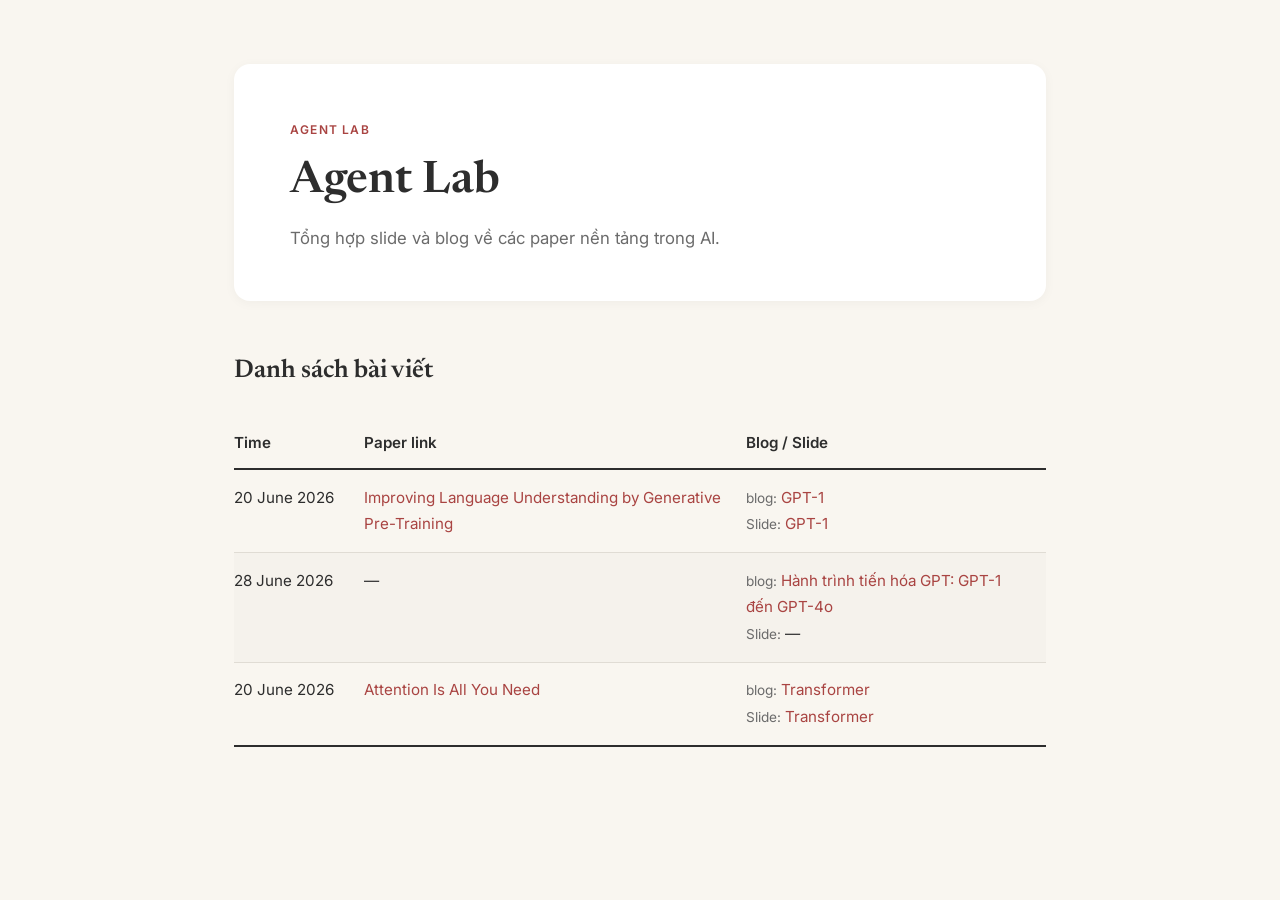
<file: index.html>
<!doctype html>
<html lang="vi">
<head>
    <meta charset="utf-8">
    <meta name="viewport" content="width=device-width, initial-scale=1.0">
    <title>Agent Lab — Tổng hợp</title>

    <link rel="preconnect" href="https://fonts.googleapis.com">
    <link rel="preconnect" href="https://fonts.gstatic.com" crossorigin>
    <link href="https://fonts.googleapis.com/css2?family=Newsreader:opsz,wght@6..72,400;6..72,500;6..72,600;6..72,700&family=Inter:wght@400;500;600;700&display=swap" rel="stylesheet">

    <style>
        :root {
            --bg-paper: #F9F6F0;
            --bg-card: #FFFFFF;
            --text-charcoal: #2D2D2D;
            --text-muted: #6B6B6B;
            --accent-brick: #A94442;
            --accent-brick-hover: #8B3A38;
            --border-light: #E0DCD4;
            --font-serif: 'Newsreader', Georgia, 'Times New Roman', serif;
            --font-sans: 'Inter', -apple-system, BlinkMacSystemFont, 'Segoe UI', Roboto, Arial, sans-serif;
        }

        * { box-sizing: border-box; }

        body {
            margin: 0;
            padding: 0;
            background-color: var(--bg-paper);
            color: var(--text-charcoal);
            font-family: var(--font-sans);
            font-size: 18px;
            line-height: 1.75;
            -webkit-font-smoothing: antialiased;
        }

        .landing-container {
            max-width: 860px;
            margin: 0 auto;
            padding: 4rem 1.5rem 6rem;
        }

        .hero-card {
            background: var(--bg-card);
            border-radius: 16px;
            padding: 3rem 3.5rem;
            margin-bottom: 3rem;
            box-shadow: 0 2px 12px rgba(0,0,0,0.04);
        }

        .hero-label {
            display: inline-block;
            font-family: var(--font-sans);
            font-size: 0.75rem;
            font-weight: 600;
            letter-spacing: 0.1em;
            color: var(--accent-brick);
            text-transform: uppercase;
            margin-bottom: 1rem;
        }

        .hero-title {
            font-family: var(--font-serif);
            font-size: 2.8rem;
            font-weight: 600;
            line-height: 1.15;
            margin: 0 0 1rem 0;
            color: var(--text-charcoal);
        }

        .hero-subtitle {
            font-size: 1.05rem;
            color: var(--text-muted);
            margin: 0;
            max-width: 600px;
        }

        .section-title {
            font-family: var(--font-serif);
            font-size: 1.6rem;
            font-weight: 600;
            color: var(--text-charcoal);
            margin: 0 0 1.5rem 0;
        }

        .table-wrapper {
            overflow-x: auto;
        }

        table {
            width: 100%;
            border-collapse: collapse;
            font-size: 0.95rem;
        }

        thead {
            border-bottom: 2px solid var(--text-charcoal);
        }

        thead th {
            text-align: left;
            padding: 0.75rem 1rem 0.75rem 0;
            font-weight: 600;
            font-family: var(--font-sans);
            color: var(--text-charcoal);
            white-space: nowrap;
        }

        thead th:first-child,
        tbody td:first-child {
            width: 130px;
            white-space: nowrap;
        }

        tbody tr {
            border-bottom: 1px solid var(--border-light);
        }

        tbody tr:last-child {
            border-bottom: 2px solid var(--text-charcoal);
        }

        tbody tr:nth-child(even) {
            background-color: rgba(0,0,0,0.015);
        }

        tbody td {
            padding: 0.9rem 1rem 0.9rem 0;
            vertical-align: top;
            color: var(--text-charcoal);
        }

        a {
            color: var(--accent-brick);
            text-decoration: none;
            border-bottom: 1px solid transparent;
            transition: border-color 0.2s ease;
        }

        a:hover {
            border-bottom-color: var(--accent-brick);
        }

        .entry-label {
            font-size: 0.85rem;
            color: var(--text-muted);
        }

        @media (max-width: 740px) {
            html { font-size: 16px; }

            .landing-container {
                padding: 2.5rem 1.25rem 4rem;
            }

            .hero-card {
                padding: 2rem 1.5rem;
            }

            .hero-title {
                font-size: 2.2rem;
            }

            thead th,
            tbody td {
                padding: 0.6rem 0.75rem 0.6rem 0;
            }
        }
    </style>
</head>
<body>
    <div class="landing-container">
        <header class="hero-card">
            <span class="hero-label">AGENT LAB</span>
            <h1 class="hero-title">Agent Lab</h1>
            <p class="hero-subtitle">Tổng hợp slide và blog về các paper nền tảng trong AI.</p>
        </header>

        <main>
            <h2 class="section-title">Danh sách bài viết</h2>
            <div class="table-wrapper">
                <table>
                    <thead>
                        <tr>
                            <th>Time</th>
                            <th>Paper link</th>
                            <th>Blog / Slide</th>
                        </tr>
                    </thead>
                    <tbody>
                        <tr>
                            <td>20 June 2026</td>
                            <td><a href="https://cdn.openai.com/research-covers/language-unsupervised/language_understanding_paper.pdf">Improving Language Understanding by Generative Pre-Training</a></td>
                            <td>
                                <span class="entry-label">blog:</span> <a href="blogs/gpt-1/index.html">GPT-1</a><br>
                                <span class="entry-label">Slide:</span> <a href="slides/gpt-1/index.html">GPT-1</a>
                            </td>
                        </tr>
                        <tr>
                            <td>28 June 2026</td>
                            <td>—</td>
                            <td>
                                <span class="entry-label">blog:</span> <a href="blogs/gpt-evolution/index.html">Hành trình tiến hóa GPT: GPT-1 đến GPT-4o</a><br>
                                <span class="entry-label">Slide:</span> —
                            </td>
                        </tr>
                        <tr>
                            <td>20 June 2026</td>
                            <td><a href="https://arxiv.org/abs/1706.03762">Attention Is All You Need</a></td>
                            <td>
                                <span class="entry-label">blog:</span> <a href="blogs/transformer/index.html">Transformer</a><br>
                                <span class="entry-label">Slide:</span> <a href="slides/transformer/index.html">Transformer</a>
                            </td>
                        </tr>
                    </tbody>
                </table>
            </div>
        </main>
    </div>
</body>
</html>
</file>
